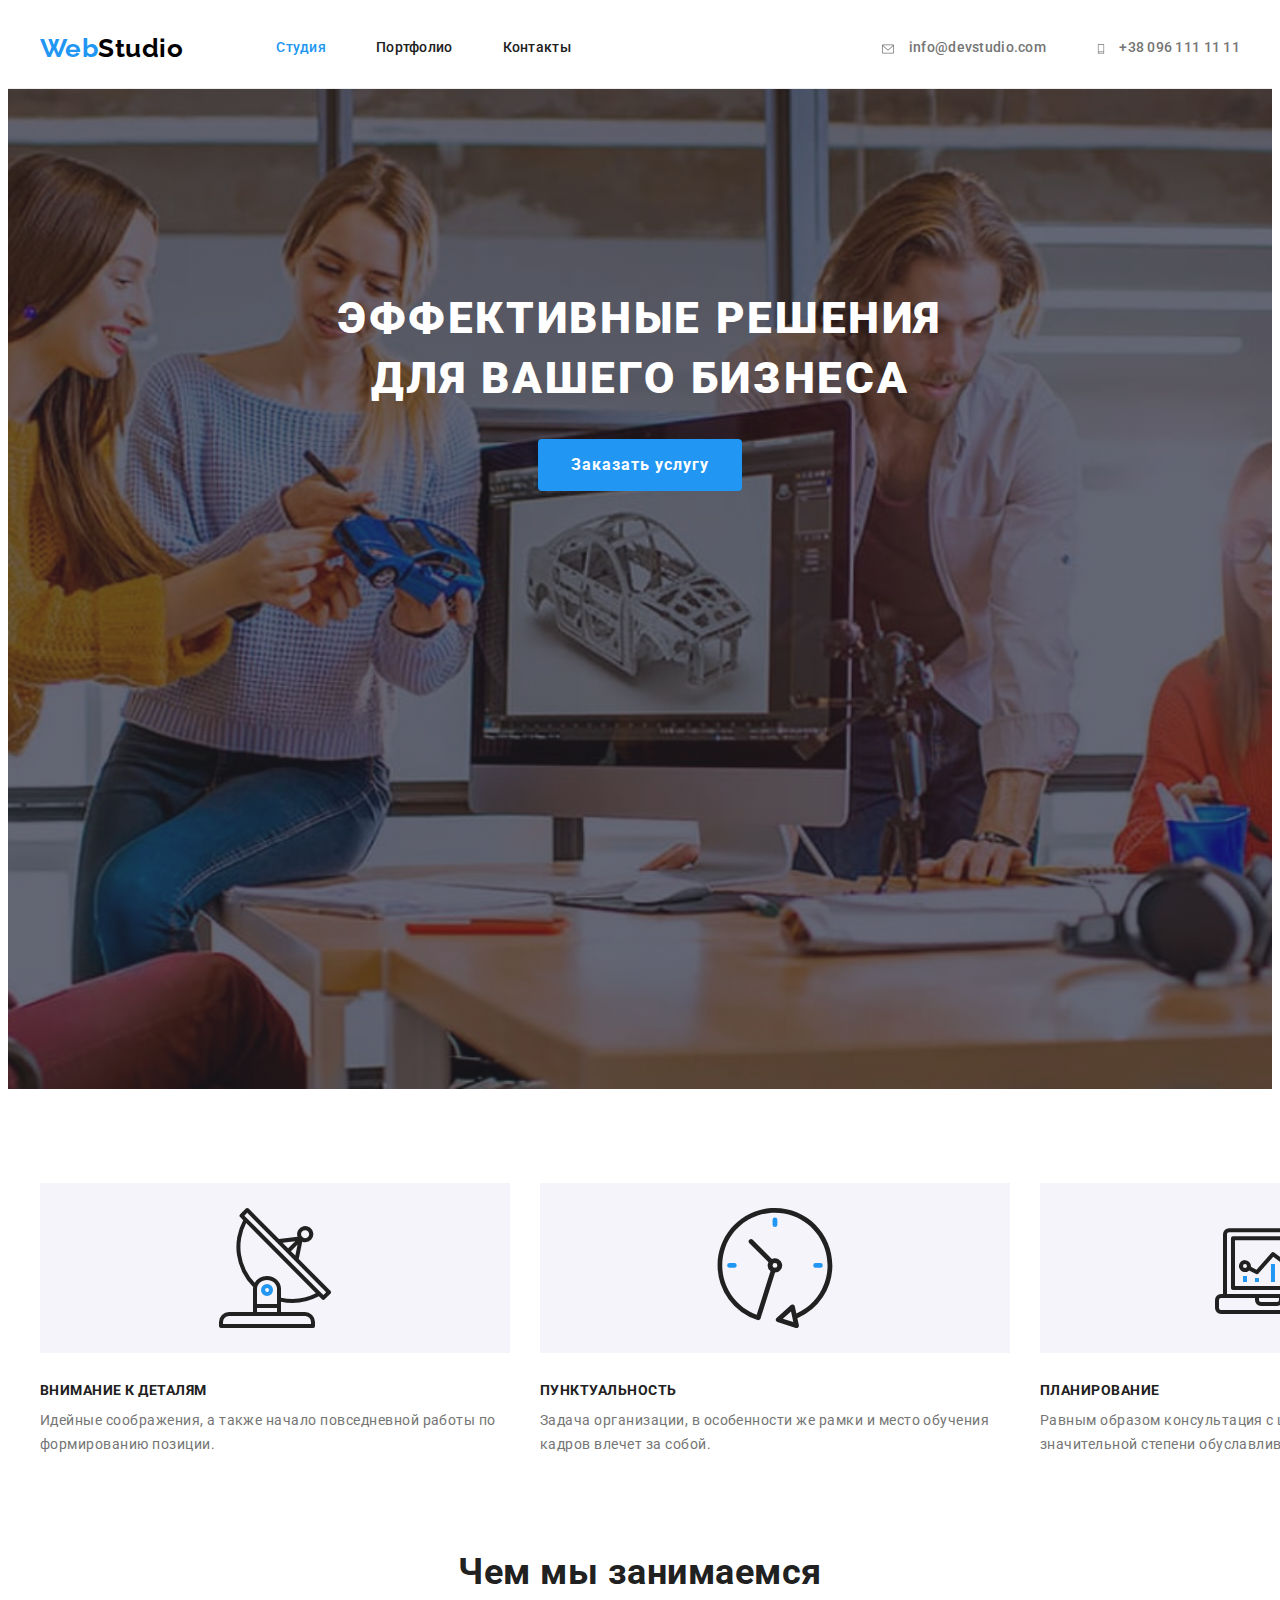
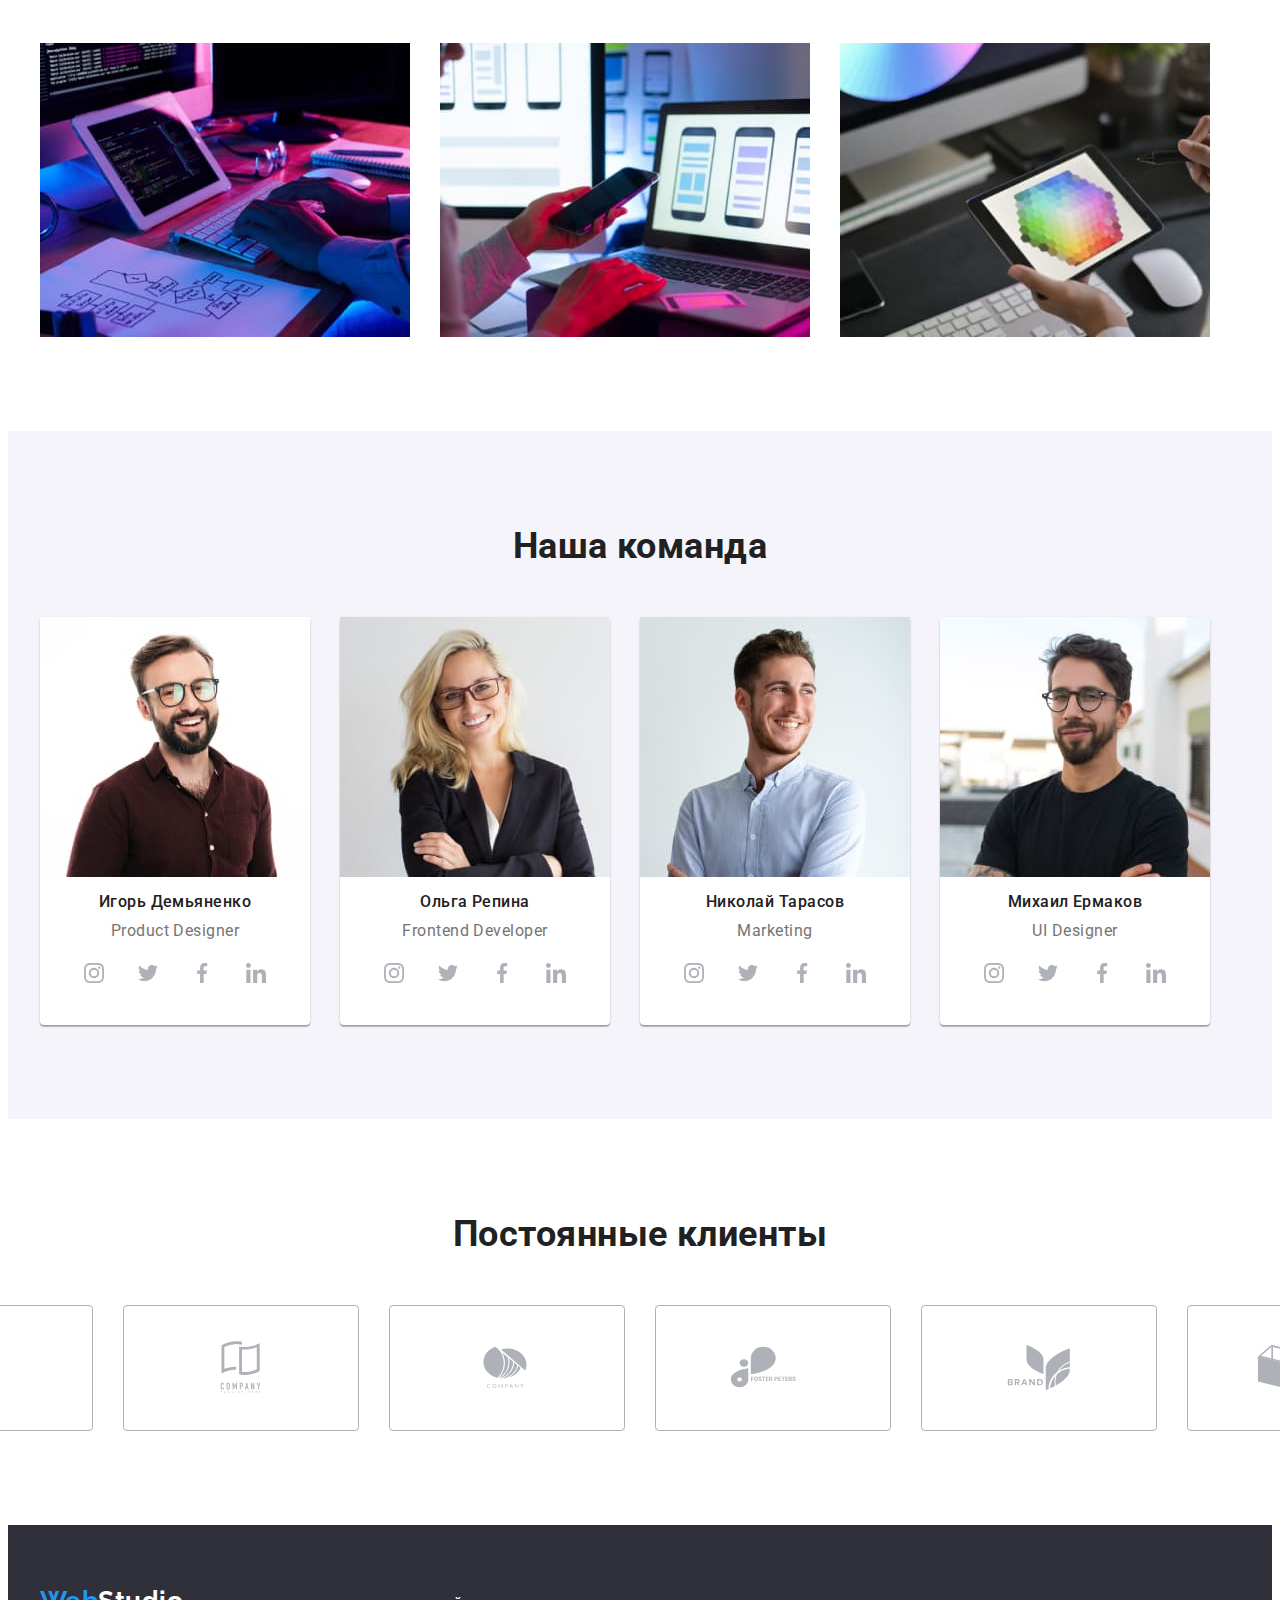
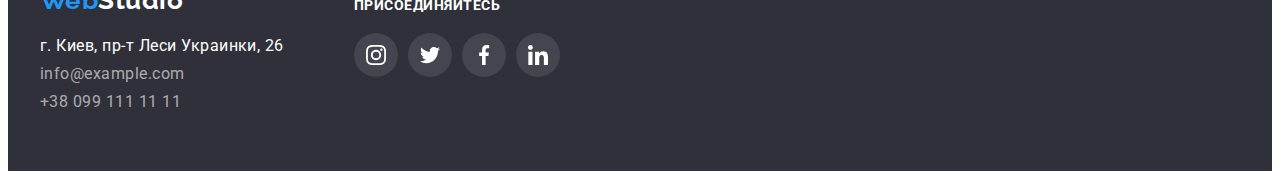
<file: index.html>
<!DOCTYPE html>
<html lang="ru">
<head>
    <meta charset="UTF-8">
    <meta http-equiv="X-UA-Compatible" content="IE=edge">
    <meta name="viewport" content="width=device-width, initial-scale=1.0">
    <title>Document</title>
    <link rel="preconnect" href="https://fonts.googleapis.com">
    <link rel="preconnect" href="https://fonts.gstatic.com" crossorigin>
    <link 
    href="https://fonts.googleapis.com/css2?family=Raleway:wght@700&family=Roboto:wght@400;500;700;900&display=swap"
        rel="stylesheet">
    <link rel="stylesheet" href="https://cdnjs.cloudflare.com/ajax/libs/modern-normalize/1.1.0/modern-normalize.min.css"
        integrity="sha512-wpPYUAdjBVSE4KJnH1VR1HeZfpl1ub8YT/NKx4PuQ5NmX2tKuGu6U/JRp5y+Y8XG2tV+wKQpNHVUX03MfMFn9Q=="
        crossorigin="anonymous" referrerpolicy="no-referrer" />
    <link rel="stylesheet" href="./css/style.css"/>    
</head>
<body class="page">
    <!-- Шапка -->
    <header class="page-header">
        <nav class="nav container">
            <!-- Лого -->
            <a href="./index.html" class="nav-logo link"><span class="nav-logo-two">Web</span>Studio</a>
        
            <!-- Навигация на другие страницы -->
            <ul class="site-nav list">
                <li class="item">
                    <a class="link current" href="./index.html">Студия</a>
                </li>
                <li class="item">
                    <a class="link" href="./portfolio.html">Портфолио</a>
                </li>
                <li class="item">
                    <a class="link" href="">Контакты</a>
                </li>
            </ul>
            <!-- Контакты -->
            <ul class="contacts list">
                <li class="item contacts-item" lang="en">                   
                    <a href="" class="link contacts-link">
                        <svg class="contacts-icons" width="16" height="12">
                            <use href="./images/svg-images/symbol-defs.svg#icon-mail"></use>
                        </svg>
                        info@devstudio.com</a>
                </li>
                <li class="item contacts-item">                    
                    <a href="" class="link contacts-link">
                        <svg class="contacts-icons" width="10" height="16">
                            <use href="./images/svg-images/symbol-defs.svg#icon-phone"></use>
                        </svg>
                        +38 096 111 11 11</a>
                </li>
            </ul>
        </nav>
    </header>    

    <Main>
        <!-- Герой -->
        <section class="hero section">
            <h1 class="hero-title container">Эффективные решения для вашего бизнеса</h1>
            <button type="button" class="button-primary button">Заказать услугу</button>
        </section>
        
        <!-- Наша философия -->
        <section class="section section-philosophy">
            <div class="container">                       
                <H2 class="visually-hidden">Наша философия</H2>
                <ul class="philosophy-list list">
                    <li class="item">
                        <svg class="list-item" width="70" height="70">
                            <use href="./images/svg-images/symbol-defs.svg#icon-antenna"></use>
                        </svg>
                        <h3 class="philosophy-title title">Внимание к деталям</h3>
                        <p class="philosophy-text">Идейные соображения, а также начало повседневной работы по формированию позиции.
                        </p>
                    </li>
                    <li class="item">
                        <svg class="list-item" width="70" height="70">
                            <use href="./images/svg-images/symbol-defs.svg#icon-clock"></use>
                        </svg>
                        <h3 class="philosophy-title title">Пунктуальность</h3>
                        <p class="philosophy-text">Задача организации, в особенности же рамки и место обучения кадров влечет за
                            собой.
                        </p>
                    </li>
                    <li class="item">
                        <svg class="list-item" width="70" height="70">
                            <use href="./images/svg-images/symbol-defs.svg#icon-diagram"></use>
                        </svg>
                        <h3 class="philosophy-title title">Планирование</h3>
                        <p class="philosophy-text">Равным образом консультация с широким активом в значительной степени
                            обуславливает.
                        </p>
                    </li>
                    <li class="item">
                        <svg class="list-item" width="70" height="70">
                            <use href="./images/svg-images/symbol-defs.svg#icon-astronaut"></use>
                        </svg>
                        <h3 class="philosophy-title title">Современные технологии</h3>
                        <p class="philosophy-text">Значимость этих проблем настолько очевидна, что реализация плановых заданий.</p>
                    </li>
                </ul>
            </div>
        </section>         

        <!-- Чем мы занимаемся -->
        <div class="container">
            <section class="section section-images">
                <h2 class="section-title">Чем мы занимаемся</h2>
                <ul class="list-images list">
                    <li class="item">
                        <img src="./Images/keyboard.jpg" alt="Клавиатура" width="370">
                    </li>
                    <li class="item">
                        <img src="./Images/notebook.jpg" alt="Ноутбук" width="370">
                    </li>
                    <li class="item">
                        <img src="./Images/tablet.jpg" alt="Планшет" width="370">
                    </li>
                </ul>            
            </section>        
        </div>
        
        
        <!-- Наша команда -->
        <section class="section section-team">
            <div class="container">
                <h2 class="section-title">Наша команда</h2>
                <ul class="team-list list">
                    <li class="item">
                        <img class="image" src="./Images/team/igor.jpg" alt="Игорь Демьяненко" width="270" height="260">
                        <h3 class="team-title title">Игорь Демьяненко</h3>
                        <p lang="en" class="team-text">Product Designer</p>
                    <div>
                        <ul class="list socials-list">
                            <li class="social-item">
                                <a class="social-link link" href="">
                                    <svg class="social-icon" width="20" height="20">
                                        <use href="./images/svg-images/symbol-defs.svg#icon-instagram"></use>
                                    </svg>
                                </a>
                            </li>
                            <li class="social-item">
                                <a class="social-link link" href="">
                                    <svg class="social-icon" width="20" height="20">
                                        <use href="./images/svg-images/symbol-defs.svg#icon-twitter"></use>
                                    </svg>
                                </a>
                            </li>
                            <li class="social-item">
                                <a class="social-link link" href="">
                                    <svg class="social-icon" width="20" height="20">
                                        <use href="./images/svg-images/symbol-defs.svg#icon-facebook"></use>
                                    </svg>
                                </a>
                            </li>
                            <li class="social-item">
                                <a class="social-link link" href="">
                                    <svg class="social-icon" width="20" height="20">
                                        <use href="./images/svg-images/symbol-defs.svg#icon-linkedin"></use>
                                    </svg>
                                </a>
                            </li>
                        </ul>
                    </div>
                    </li>
                    <li class="item">
                        <img class="image" src="./Images/team/olga.jpg" alt="Олга Репина" width="270" height="260">
                        <h3 class="team-title title">Ольга Репина</h3>
                        <p lang="en" class="team-text">Frontend Developer</p>
                        <div>
                            <ul class="list socials-list">
                                <li class="social-item">
                                    <a class="social-link link" href="">
                                        <svg class="social-icon" width="20" height="20">
                                            <use href="./images/svg-images/symbol-defs.svg#icon-instagram"></use>
                                        </svg>
                                    </a>
                                </li>
                                <li class="social-item">
                                    <a class="social-link link" href="">
                                        <svg class="social-icon" width="20" height="20">
                                            <use href="./images/svg-images/symbol-defs.svg#icon-twitter"></use>
                                        </svg>
                                    </a>
                                </li>
                                <li class="social-item">
                                    <a class="social-link link" href="">
                                        <svg class="social-icon" width="20" height="20">
                                            <use href="./images/svg-images/symbol-defs.svg#icon-facebook"></use>
                                        </svg>
                                    </a>
                                </li>
                                <li class="social-item">
                                    <a class="social-link link" href="">
                                        <svg class="social-icon" width="20" height="20">
                                            <use href="./images/svg-images/symbol-defs.svg#icon-linkedin"></use>
                                        </svg>
                                    </a>
                                </li>
                            </ul>                              
                        </div>
                    </li>
                    <li class="item">
                        <img class="image" src="./Images/team/nikolay.jpg" alt="Николай Тарасов" width="270" height="260">
                        <h3 class="team-title title">Николай Тарасов</h3>
                        <p lang="en" class="team-text">Marketing</p>
                        <div>
                            <ul class="list socials-list">
                                <li class="social-item">
                                    <a class="social-link link" href="">
                                        <svg class="social-icon" width="20" height="20">
                                            <use href="./images/svg-images/symbol-defs.svg#icon-instagram"></use>
                                        </svg>
                                    </a>
                                </li>
                                <li class="social-item">
                                    <a class="social-link link" href="">
                                        <svg class="social-icon" width="20" height="20">
                                            <use href="./images/svg-images/symbol-defs.svg#icon-twitter"></use>
                                        </svg>
                                    </a>
                                </li>
                                <li class="social-item">
                                    <a class="social-link link" href="">
                                        <svg class="social-icon" width="20" height="20">
                                            <use href="./images/svg-images/symbol-defs.svg#icon-facebook"></use>
                                        </svg>
                                    </a>
                                </li>
                                <li class="social-item">
                                    <a class="social-link link" href="">
                                        <svg class="social-icon" width="20" height="20">
                                            <use href="./images/svg-images/symbol-defs.svg#icon-linkedin"></use>
                                        </svg>
                                    </a>
                                </li>
                            </ul>
                        </div>
                    </li>
                    <li class="item">
                        <img class="image" src="./Images/team/mikhail.jpg" alt="Михаил Ермаков" width="270">
                        <h3 class="team-title title">Михаил Ермаков</h3>
                        <p lang="en" class="team-text">UI Designer</p>
                        <div>
                            <ul class="list socials-list">
                                <li class="social-item">
                                    <a class="social-link link" href="">
                                        <svg class="social-icon" width="20" height="20">
                                            <use href="./images/svg-images/symbol-defs.svg#icon-instagram"></use>
                                        </svg>
                                    </a>
                                </li>
                                <li class="social-item">
                                    <a class="social-link link" href="">
                                        <svg class="social-icon" width="20" height="20">
                                            <use href="./images/svg-images/symbol-defs.svg#icon-twitter"></use>
                                        </svg>
                                    </a>
                                </li>
                                <li class="social-item">
                                    <a class="social-link link" href="">
                                        <svg class="social-icon" width="20" height="20">
                                            <use href="./images/svg-images/symbol-defs.svg#icon-facebook"></use>
                                        </svg>
                                    </a>
                                </li>
                                <li class="social-item">
                                    <a class="social-link link" href="">
                                        <svg class="social-icon" width="20" height="20">
                                            <use href="./images/svg-images/symbol-defs.svg#icon-linkedin"></use>
                                        </svg>
                                    </a>
                                </li>
                            </ul>
                        </div>
                    </li>
                    
                </ul>
            </div>                          
        </section>
        
        <!-- Постоянные клиенты -->

        <section class="section container">
            <h2 class="clients-title">Постоянные клиенты</h2>
            <ul class="list clients-list"> 
                <li class="clients-item">
                    <a class="link clients-link" href="">
                    <svg class="clients-icon" width="106" height="60">
                        <use href="./images/svg-images/sprite-clients.svg#icon-logo-one"></use>
                    </svg>
                    </a>
                </li>
                <li class="clients-item">
                    <a class="link clients-link" href="">
                        <svg class="clients-icon" width="106" height="60">
                            <use href="./images/svg-images/sprite-clients.svg#icon-logo-two"></use>
                        </svg>
                    </a>
                </li>
                <li class="clients-item">
                    <a class="link clients-link" href="">
                        <svg class="clients-icon" width="106" height="60">
                            <use href="./images/svg-images/sprite-clients.svg#icon-logo-three"></use>
                        </svg>
                    </a>
                </li>
                <li class="clients-item">
                    <a class="link clients-link" href="">
                        <svg class="clients-icon" width="106" height="60">
                            <use href="./images/svg-images/sprite-clients.svg#icon-logo-four"></use>
                        </svg>
                    </a>
                </li>
                <li class="clients-item">
                    <a class="link clients-link" href="">
                        <svg class="clients-icon" width="106" height="60">
                            <use href="./images/svg-images/sprite-clients.svg#icon-logo-five"></use>
                        </svg>
                    </a>
                </li>
                <li class="clients-item">
                    <a class="link clients-link" href="">
                        <svg class="clients-icon" width="106" height="60">
                            <use href="./images/svg-images/sprite-clients.svg#icon-logo-six"></use>
                        </svg>
                    </a>
                </li>
            </ul>
        </section>


    </Main>
    
    <!-- Футер -->
    <footer class="footer">
        <div class="container footer-flex">
            <div>
                <ul class="footer-list list">
                    <li>
                        <a href="./index.html" class="footer-logo link">Web<span class="footer-logo-two">Studio</span></a>
                    </li>
                    <li>
                        <address class="footer-address">
                            г. Киев, пр-т Леси Украинки, 26
                        </address>
                    </li>
                    <li>
                        <address class="footer-mail">
                            <a href="mailto:info@example.com" class="footer-mail link">info@example.com</a>
                        </address>
                    </li>
                    <li>
                        <address class="footer-tel">
                            <a href="tel:+380991111111" class="footer-tel link">+38 099 111 11 11</a>
                        </address>
                    </li>
                </ul>
            </div>
            <div class="section-socials">
                <h2 class="social-title">ПРИСОЕДИНЯЙТЕСЬ</h2>
                <ul class="footer-social list">
                    <li class="list footer-item">
                        <a class="footer-link link" href="">
                            <svg class="footer-icon" width="20" height="20">
                                <use href="./images/svg-images/symbol-defs.svg#icon-instagram"></use>
                            </svg>
                        </a>
                    </li>
                    <li class="list footer-item">
                        <a class="footer-link link" href="">
                            <svg class="footer-icon" width="20" height="20">
                                <use href="./images/svg-images/symbol-defs.svg#icon-twitter"></use>
                            </svg>
                        </a>
                    </li>
                    <li class="list footer-item">
                        <a class="footer-link link" href="">
                            <svg class="footer-icon" width="20" height="20">
                                <use href="./images/svg-images/symbol-defs.svg#icon-facebook"></use>
                            </svg>
                        </a>
                    </li>
                    <li class="list footer-item">
                        <a class="footer-link link" href="">
                            <svg class="footer-icon" width="20" height="20">
                                <use href="./images/svg-images/symbol-defs.svg#icon-linkedin"></use>
                            </svg>
                        </a>
                    </li>
                </ul>
            </div> 
        </div>
    </footer>
</body>
</html>
</file>
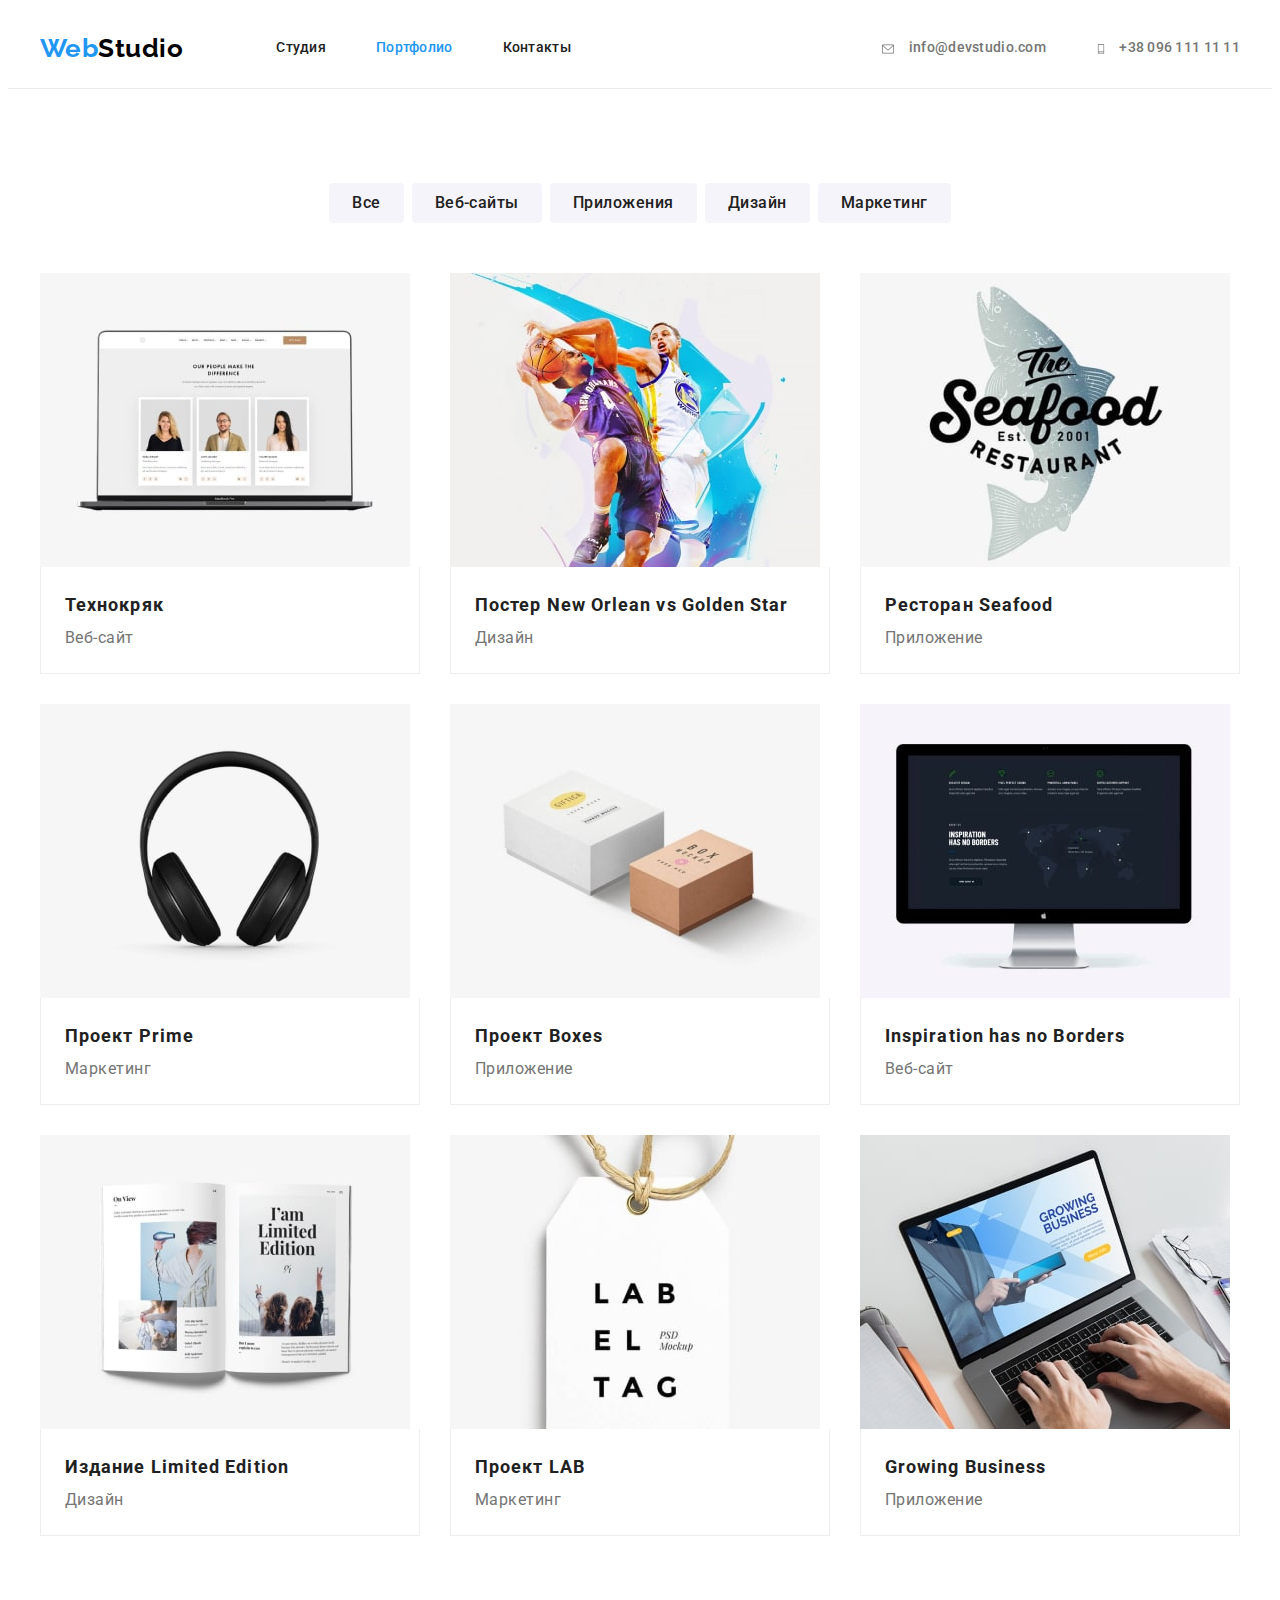
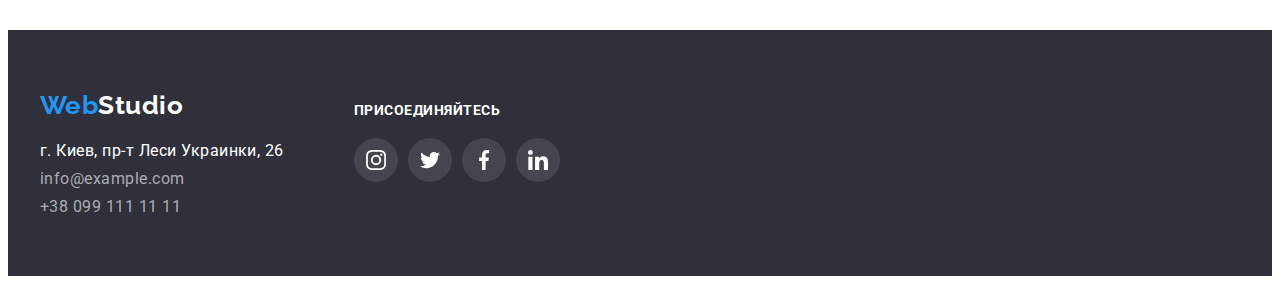
<file: portfolio.html>
<!DOCTYPE html>
<html lang="en">
<head>
    <meta charset="UTF-8">
    <meta http-equiv="X-UA-Compatible" content="IE=edge">
    <meta name="viewport" content="width=device-width, initial-scale=1.0">
    <title>Document</title>
    <link rel="preconnect" href="https://fonts.googleapis.com">
    <link rel="preconnect" href="https://fonts.gstatic.com" crossorigin>
    <link href="https://fonts.googleapis.com/css2?family=Raleway:wght@700&family=Roboto:wght@400;500;700;900&display=swap"
        rel="stylesheet">
    <link rel="stylesheet" href="https://cdnjs.cloudflare.com/ajax/libs/modern-normalize/1.1.0/modern-normalize.min.css"
        integrity="sha512-wpPYUAdjBVSE4KJnH1VR1HeZfpl1ub8YT/NKx4PuQ5NmX2tKuGu6U/JRp5y+Y8XG2tV+wKQpNHVUX03MfMFn9Q=="
        crossorigin="anonymous" referrerpolicy="no-referrer" />
    <link rel="stylesheet" href="./css/style.css" />
    </head>    
    <body class="page">
        <!-- Шапка -->
        <header class="page-header">
            <div class="main-nav">
                <nav class="nav container">
                    <!-- Лого -->
                    <a href="./index.html" class="nav-logo link"><span class="nav-logo-two">Web</span>Studio</a>
    
                    <!-- Навигация на другие страницы -->
                    <ul class="site-nav list">
                        <li class="item">
                            <a class="link" href="./index.html">Студия</a>
                        </li>
                        <li class="item">
                            <a class="link current" href="./portfolio.html">Портфолио</a>
                        </li>
                        <li class="item">
                            <a class="link" href="">Контакты</a>
                        </li>
                    </ul>
                    <!-- Контакты -->
                <ul class="contacts list">
                    <li class="item contacts-item" lang="en">
                        <a href="" class="link contacts-link">
                            <svg class="contacts-icons" width="16" height="12">
                                <use href="./images/svg-images/symbol-defs.svg#icon-mail"></use>
                            </svg>
                            info@devstudio.com</a>
                    </li>
                    <li class="item contacts-item">
                        <a href="" class="link contacts-link">
                            <svg class="contacts-icons" width="10" height="16">
                                <use href="./images/svg-images/symbol-defs.svg#icon-phone"></use>
                            </svg>
                            +38 096 111 11 11</a>
                    </li>
                </ul>
                </nav>      
            </div>
        </header>
    <main class="page">
        <section class="container section">
            <!-- Разделы -->
            <h1 class="visually-hidden">Фильтр на страницу</h1>
            <ul class="list-button list">
                    <li class="item">
                        <button type="button" class="button buttons">Все</button>                        
                    </li>
                    <li class="item">
                        <button type="button" class="button buttons">Веб-сайты</button>
                    </li>
                    <li class="item">
                        <button type="button" class="button buttons">Приложения</button>
                    </li>
                    <li class="item">
                        <button type="button" class="button buttons">Дизайн</button>
                    </li>
                    <li class="item">
                        <button type="button" class="button buttons">Маркетинг</button>
                    </li>
                </ul>        
            <ul class="image list">
                <li class="item">
                    <a href="" class="link link-image">
                        <article class="card">
                            <div class="image-thumb">
                                <img src="./Images/second-page/laptop.jpg" alt="Экран ноутбука" width="370" height="294">
                            </div>
                            <div class="image-content">
                                <h2 class="image-title">Технокряк</h2>
                                <p class="image-text">Веб-сайт</p>
                            </div>
                        </article>
                    </a>                          
                </li>
                <li class="item">
                    <a href="" class="link link-image">
                        <article class="card">
                            <img src="./Images/second-page/basketball.jpg" alt="<Постер баскетбольного матча" width="370" height="294">
                            <div class="image-content">
                                <h2 class="image-title">Постер <span lang="en">New Orlean vs Golden Star</span></h2>
                                <p class="image-text">Дизайн</p>
                            </div>
                        </article>
                    </a>
                    
                </li>
                <li class="item">
                    <a href="" class="link link-image">
                        <article class="card">
                            <img src="./Images/second-page/fish.jpg" alt="<Логотип ресторана" width="370" height="294">
                            <div class="image-content">
                                <h2 class="image-title">Ресторан <span lang="en">Seafood</span></h2>
                                <p class="image-text">Приложение</p>
                            </div>
                        </article>
                    </a>
                    
                </li>
                <li class="item">
                    <a href="" class="link link-image">
                        <article class="card">
                            <img src="./Images/second-page/headphones.jpg" alt="<Картинка с наушниками" width="370" height="294">
                            <div class="image-content">
                                <h2 class="image-title">Проект <span class="en">Prime</span></h2>
                                <p class="image-text">Маркетинг</p>
                            </div>
                        </article>
                    </a>
                    
                </li>
                <li class="item">
                    <a href="" class="link link-image">
                        <article class="card">
                            <img src="./Images/second-page/blocks.jpg" alt="<Большая и маленькая коробка" width="370" height="294">
                            <div class="image-content">
                                <h2 class="image-title">Проект <span lang="en">Boxes</span></h2>
                                <p class="image-text">Приложение</p>
                            </div>
                        </article>
                    </a>
                    
                </li>
                <li class="item">
                    <a href="" class="link link-image">
                        <article class="card">
                            <img src="./Images/second-page/monitor.jpg" alt="<Экран монитора" width="370" height="294">
                            <div class="image-content">
                                <h2 lang="en" class="image-title">Inspiration has no Borders</h2>
                                <p class="image-text">Веб-сайт</p>
                            </div>
                        </article>
                    </a>                    
                </li>
                <li class="item">
                    <a href="" class="link link-image">
                        <article class="card">
                            <img src="./Images/second-page/book.jpg" alt="<Развернутая книга" width="370" height="294">
                            <div class="image-content">
                                <h2 class="image-title">Издание <span lang="en">Limited Edition</span></h2>
                                <p class="image-text">Дизайн</p>
                            </div>
                        </article>
                    </a>
                   
                </li>
                <li class="item">
                    <a href="" class="link link-image">
                        <article class="card">
                            <img src="./Images/second-page/label.jpg" alt="<Этикетка" width="370" height="294">
                            <div class="image-content">
                                <h2 class="image-title">Проект <span lang="en">LAB</span></h2>
                                <p class="image-text">Маркетинг</p>
                            </div>
                        </article>
                    </a>                    
                </li>
                <li class="item">
                    <a href="" class="link link-image">
                        <article class="card">
                            <img src="./Images/second-page/typing.jpg" alt="<Руки печатают на ноутбуке" width="370" height="294">
                            <div class="image-content">
                                <h2 lang="en" class="image-title">Growing Business</h2>
                                <p class="image-text">Приложение</p>
                            </div>
                        </article>
                    </a>                    
                    </li>
            </ul>
        </section>
    </main>
    
    <!-- Футер -->
    <footer class="footer">
        <div class="container footer-flex">
            <div>
                <ul class="footer-list list">
                    <li>
                        <a href="./index.html" class="footer-logo link">Web<span class="footer-logo-two">Studio</span></a>
                    </li>
                    <li>
                        <address class="footer-address">
                            г. Киев, пр-т Леси Украинки, 26
                        </address>
                    </li>
                    <li>
                        <address class="footer-mail">
                            <a href="mailto:info@example.com" class="footer-mail link">info@example.com</a>
                        </address>
                    </li>
                    <li>
                        <address class="footer-tel">
                            <a href="tel:+380991111111" class="footer-tel link">+38 099 111 11 11</a>
                        </address>
                    </li>
                </ul>
            </div>
            <div class="section-socials">
                <h2 class="social-title">ПРИСОЕДИНЯЙТЕСЬ</h2>
                <ul class="footer-social list">
                    <li class="list footer-item">
                        <a class="footer-link link" href="">
                            <svg class="footer-icon" width="20" height="20">
                                <use href="./images/svg-images/symbol-defs.svg#icon-instagram"></use>
                            </svg>
                        </a>
                    </li>
                    <li class="list footer-item">
                        <a class="footer-link link" href="">
                            <svg class="footer-icon" width="20" height="20">
                                <use href="./images/svg-images/symbol-defs.svg#icon-twitter"></use>
                            </svg>
                        </a>
                    </li>
                    <li class="list footer-item">
                        <a class="footer-link link" href="">
                            <svg class="footer-icon" width="20" height="20">
                                <use href="./images/svg-images/symbol-defs.svg#icon-facebook"></use>
                            </svg>
                        </a>
                    </li>
                    <li class="list footer-item">
                        <a class="footer-link link" href="">
                            <svg class="footer-icon" width="20" height="20">
                                <use href="./images/svg-images/symbol-defs.svg#icon-linkedin"></use>
                            </svg>
                        </a>
                    </li>
                </ul>
            </div>    
        </div>
    </footer>
</body>
</html>
</file>
<file: css/style.css>
:root {
  --primary-text-color: #757575;
  --title-text-color: #212121;
  --accent-color: #2196f3;
  --background-color: #ffffff;
}

/* Утилиты */
.list {
  padding: 0;
  margin: 0;
  list-style: none;
}

.container {
  margin-left: auto;
  margin-right: auto;
  width: 1200px;
  padding-left: 15px;
  padding-right: 15px;
  /* outline: 2px solid tomato; */
}

a,
p {
  margin: 0;
}

h1,
h2,
h3 {
  margin: 0;
}

.link {
  text-decoration: none;
}

.button {
  font-family: inherit;
}

.page {
  background-color: var(--background-color);
  color: var(--primary-text-color);

  font-family: Roboto, sans-serif;
  letter-spacing: 0.03em;
}

.page-header {
  background-color: var(--background-color);
  border-bottom: 1px solid #ececec;
}

.section {
  padding-top: 94px;
  padding-bottom: 94px;
}

img {
  display: block;
  max-width: 100%;
}

/* -------------------Logo--------------------- */

.nav .nav-logo {
  color: #000000;

  font-family: Raleway, sans-serif;
  font-weight: 700;
  font-size: 26px;
  line-height: 1.19;
}

.nav-logo .nav-logo-two {
  color: var(--accent-color);
}

/* ---------------------Site-nav----------------- */

.nav {
  display: flex;
  align-items: center;
}

.site-nav {
  display: flex;
  margin-left: 93px;
}
.site-nav .item + .item {
  margin-left: 50px;
}

.site-nav .link {
  display: block;
  padding-top: 32px;
  padding-bottom: 32px;

  color: var(--title-text-color);
  font-weight: 500;
  font-size: 14px;
  line-height: 1.14;
  letter-spacing: 0.02em;
}

.site-nav .link:hover,
.site-nav .link:focus {
  color: var(--accent-color);
}

.site-nav .link.current {
  color: var(--accent-color);
}

/* ---------------------Contacts-------------------- */

.contacts {
  display: flex;
  margin-left: auto;
  font-weight: 500;
  font-size: 14px;
  line-height: 16px;
  letter-spacing: 0.02em;
}

.icon-contacts {
  fill: var(--primary-text-color);
}

.contacts-link {
  align-items: center;
  fill: var(--primary-text-color);
}

.contacts-icons {
  display: inline-block;
  margin-right: 10px;
  vertical-align: middle;
}

.contacts-item .contacts-link:hover,
.contacts-item .contacts-link:focus,
.contacts-link:hover .contacts-icons,
.contacts-link:focus .contacts-icons {
  fill: var(--accent-color);
  color: var(--accent-color);
}

.contacts .item + .item {
  margin-left: 50px;
}

.contacts .link {
  padding-top: 32px;
  padding-bottom: 32px;
  color: var(--primary-text-color);
}

/* -------------------------Hero---------------------- */

.hero {
  text-align: center;
  padding-top: 200px;
  padding-bottom: 200px;

  max-width: 1600px;
  height: 600px;
  margin-left: auto;
  margin-right: auto;
  background-image: linear-gradient(
      to right,
      rgba(47, 48, 58, 0.4),
      rgba(47, 48, 58, 0.4)
    ),
    url("../Images/Img-hero.jpg");
  background-size: cover;
  background-repeat: no-repeat;
  background-position: center;
  background-color: black;
}

.hero-title {
  text-align: center;
}

.hero .hero-title {
  margin-top: 0;
  margin-bottom: 30px;
  width: 696px;
  color: #ffffff;

  font-weight: 900;
  font-size: 44px;
  line-height: 1.36;
  text-transform: uppercase;
  letter-spacing: 0.06em;
}

.button-primary {
  display: inline-block;
  border: 1px solid transparent;
  border-radius: 4px;
  padding: 10px 32px;
  min-width: 200px;

  background-color: var(--accent-color);
  color: #ffffff;

  font-weight: 700;
  font-size: 16px;
  line-height: 1.87;
  letter-spacing: 0.06em;
}

.button-primary:hover,
.button-primary:focus {
  background-color: #188ce8;
}

/* ------------------------------Section-------------------- */

.section .section-title {
  color: var(--title-text-color);
}

.section-team {
  background-color: #f5f4fa;
}

/* ---------------------Philosophy---------------------------- */

.visually-hidden {
  position: absolute;
  width: 1px;
  height: 1px;
  margin: -1px;
  border: 0;
  padding: 0;
  white-space: nowrap;
  clip-path: inset(100%);
  clip: rect(0 0 0 0);
  overflow: hidden;
}
.philosophy-list .title {
  color: var(--title-text-color);
}

.philosophy-title {
  margin-top: 0;
  margin-bottom: 10px;
}

.philosophy-list {
  display: flex;
}

.item .philosophy-list {
  width: 270px;
}

.philosophy-list .item + .item {
  margin-left: 30px;
}

.philosophy-list .philosophy-title {
  font-weight: 700;
  font-size: 14px;
  line-height: 1.14;
  text-transform: uppercase;
}

.philosophy-list .philosophy-text {
  margin-top: 0;
  margin-bottom: 0;
  font-size: 14px;
  line-height: 1.71;
}

.list-item {
  display: block;
  width: 270px;
  height: 120px;
  padding: 25px 100px;
  background-color: #f5f4fa;
  margin-bottom: 30px;
}

.section-title {
  font-weight: 700;
  font-size: 36px;
  line-height: 1.17;

  text-align: center;
  margin-top: 0;
  margin-bottom: 50px;
}

.section-philosophy {
  padding-bottom: 47px;
}

/* ------------------------Images------------------- */

.section-images {
  padding-top: 47px;
}

.list-images {
  display: flex;
  margin-top: 0;
  margin-bottom: 0;
}

.list-images .item + .item {
  margin-left: 30px;
}

/* ----------------------------Team--------------------------- */

.team-list {
  display: flex;
}

.team-title,
.team-text {
  text-align: center;
}

.team-list .item + .item {
  margin-left: 30px;
}

.section-team {
  background-color: #f5f4fa;
}

.team-list .title {
  color: var(--title-text-color);
}

.item .team-title {
  justify-content: center;
}

.team-list .team-title {
  font-weight: 500;
  font-size: 16px;
  line-height: 1.18;
  margin-top: 0;
  margin-bottom: 10px;
}

.team-list .team-text {
  font-size: 16px;
  line-height: 1.18;
  margin-top: 0;
  margin-bottom: 10px;
}

.team-list > .item {
  background-color: var(--background-color);
  box-shadow: 0 2px 1px 0 rgba(0, 0, 0, 0.2), 0 1px 1px 0 rgba(0, 0, 0, 0.14),
    0 1px 3px 0 rgba(0, 0, 0, 0.12);
  border-radius: 4px;
}

.item .image {
  margin-top: 0;
  margin-bottom: 16px;
}

.social-link {
  width: 100%;
  height: 100%;
  display: flex;
  align-items: center;
  justify-content: center;
  border-radius: 50px;
  background-color: #ffffff;
  fill: #afb1b8;
}

.social-link:hover,
.social-link:focus,
.social-link:hover .social-icon,
.social-link:focus .social-icon {
  fill: #ffffff;
  background-color: var(--accent-color);
}

.socials-list {
  display: flex;
  justify-content: center;
}

.social-item {
  margin-bottom: 30px;
  width: 44px;
  height: 44px;
}

.social-item:not(:last-child) {
  margin-right: 10px;
}

/* -------------------Our Clients--------------------------------- */

.clients-title {
  font-family: Roboto;
  font-weight: 700;
  font-size: 36px;
  line-height: 1.17;
  text-align: center;
  margin-bottom: 50px;
  color: var(--title-text-color);
}

.clients-link {
  width: 170px;
  height: 92px;
  display: flex;
  align-items: center;
  justify-content: center;
  border: 1px solid #afb1b8;
  fill: #afb1b8;
  border-radius: 4px;
  padding: 16px 32px;
}

.clients-link:hover,
.clients-link:focus {
  border: 1px solid var(--accent-color);
}

.clients-link:hover .clients-icon,
.clients-link:focus .clients-icon {
  fill: var(--accent-color);
}

.clients-list {
  display: flex;
  justify-content: center;
}

.clients-item:not(:last-child) {
  margin-right: 30px;
}

/* -----------------------------Footer---------------------------- */

.footer {
  background-color: #2f303a;
}

/* ---------------------------Footr Logo---------------------------- */

.footer-list .footer-logo {
  color: var(--accent-color);

  font-family: Raleway, sans-serif;
}

.footer-logo .footer-logo-two {
  color: #ffffff;
}

/* ----------------------------Footer nav------------------------ */

.footer {
  padding-top: 60px;
  padding-bottom: 60px;
}

.footer-logo {
  display: block;
  margin-bottom: 20px;

  font-weight: 700;
  font-size: 26px;
  line-height: 1.19;
}

.footer .footer-address {
  color: #ffffff;
  font-style: normal;
  margin-top: 0;
  margin-bottom: 9px;
}

.footer .footer-mail {
  color: rgba(255, 255, 255, 0.6);
  font-style: normal;
  margin-top: 0;
  margin-bottom: 9px;
}

.footer .footer-mail:hover,
.footer .footer-mail:focus {
  color: var(--accent-color);
}

.footer .footer-tel {
  color: rgba(255, 255, 255, 0.6);
  font-style: normal;
  margin-top: 0;
  margin-bottom: 0;
}

.footer .footer-tel:hover,
.footer .footer-tel:focus {
  color: var(--accent-color);
}

.footer-link {
  width: 100%;
  height: 100%;
  display: flex;
  align-items: center;
  justify-content: center;
  border-radius: 50px;
  background-color: rgba(255, 255, 255, 0.1);
  fill: rgba(255, 255, 255, 1);
}

.footer-link:hover,
.footer-link:focus {
  background-color: var(--accent-color);
}

.footer-social {
  display: flex;
}

.footer-flex {
  display: flex;
}

.footer-item {
  width: 44px;
  height: 44px;
}

.footer-item:not(:last-child) {
  margin-right: 10px;
}

.section-socials {
  display: inline-block;
  margin-top: 12px;
  margin-left: 70px;
}

.social-title {
  font-weight: bold;
  font-size: 14px;
  line-height: 16px;
  text-transform: uppercase;

  color: #ffffff;
  margin: 0;
  margin-bottom: 20px;
}

/* -----------------------------Portfolio-------------------------- */

/* -----------------------------Buttons---------------------------- */

.list-button {
  display: flex;
  justify-content: center;
  margin-bottom: 50px;
}
.list-button .item + .item {
  margin-left: 8px;
}

.buttons {
  cursor: pointer;
  background-color: #f5f4fa;
  color: var(--title-text-color);

  border: 1px solid transparent;
  display: inline-block;
  border-radius: 4px;
  padding: 6px 22px;

  font-weight: 500;
  font-size: 16px;
  line-height: 1.62;
  letter-spacing: 0.03em;
}

.list-button .buttons:hover,
.list-button .buttons:focus {
  background-color: var(--accent-color);
  color: #ffffff;
}

/* -----------------------------Images------------------------------ */

.image .image-title {
  color: var(--title-text-color);

  font-weight: 700;
  font-size: 18px;
  line-height: 2;
  letter-spacing: 0.06em;
}

.card:hover,
.card:focus {
  box-shadow: 0px 1px 1px rgba(0, 0, 0, 0.12), 0px 4px 4px rgba(0, 0, 0, 0.06),
    1px 4px 6px rgba(0, 0, 0, 0.16);
}
.image {
  display: flex;
  flex-wrap: wrap;
  margin-bottom: 0;
}

.image .item {
  margin-right: 30px;
  margin-bottom: 30px;
  width: calc((100% - 60px) / 3);
}

.image .item:nth-child(3n) {
  margin-right: 0;
}

.image .item:nth-last-child(-n + 3) {
  margin-bottom: 0;
}

.image .image-text {
  color: var(--primary-text-color);

  font-size: 16px;
  line-height: 1.87;
}

.image-content {
  padding: 20px 24px;
  border: 1px solid#EEEEEE;
  border-top: 0;
}
</file>
